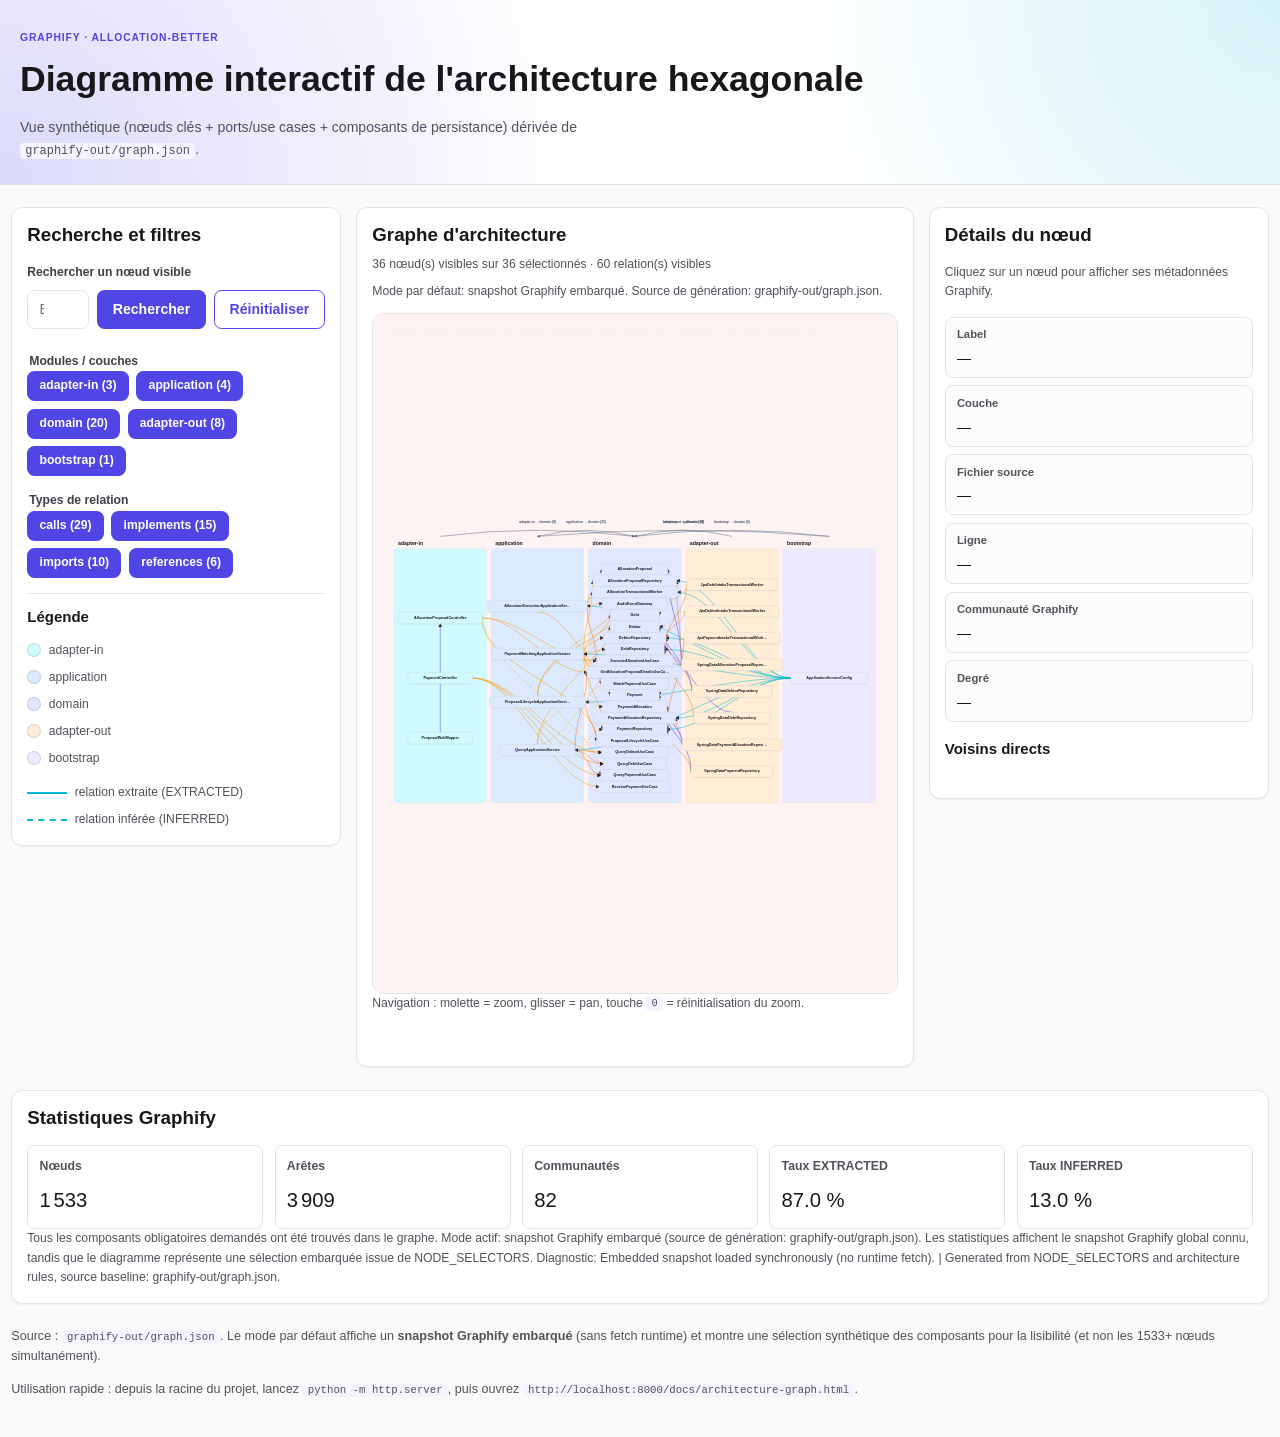
<file: docs/architecture-graph.html>
<!doctype html>
<html lang="fr">
  <head>
    <meta charset="UTF-8" />
    <meta name="viewport" content="width=device-width, initial-scale=1.0" />
    <title>Graphify - Diagramme d'architecture hexagonale</title>
    <meta
      name="description"
      content="Diagramme interactif de l'architecture hexagonale du projet allocation-better, construit à partir de graphify-out/graph.json."
    />
    <link rel="stylesheet" href="./architecture-graph.css" />
  </head>
  <body>
    <a class="skip-link" href="#contenu-principal">Aller au contenu principal</a>

    <header class="page-header" role="banner">
      <div class="header-content">
        <p class="overline">Graphify · allocation-better</p>
        <h1>Diagramme interactif de l'architecture hexagonale</h1>
        <p class="lede">
          Vue synthétique (nœuds clés + ports/use cases + composants de persistance)
          dérivée de <code>graphify-out/graph.json</code>.
        </p>
      </div>
    </header>

    <main id="contenu-principal" class="layout" role="main">
      <section class="panel panel-controls" aria-labelledby="titre-controles">
        <h2 id="titre-controles">Recherche et filtres</h2>

        <form id="search-form" class="control-block" novalidate>
          <label for="search-input">Rechercher un nœud visible</label>
          <div class="search-row">
            <input
              id="search-input"
              name="search"
              type="search"
              list="node-suggestions"
              placeholder="Ex. PaymentController"
              autocomplete="off"
              aria-describedby="search-feedback"
            />
            <button type="submit" class="btn btn-primary">Rechercher</button>
            <button id="reset-btn" type="button" class="btn btn-secondary">
              Réinitialiser
            </button>
          </div>
          <datalist id="node-suggestions"></datalist>
          <p id="search-feedback" class="helper-text" aria-live="polite"></p>
        </form>

        <fieldset class="control-block" aria-labelledby="legend-layers">
          <legend id="legend-layers">Modules / couches</legend>
          <div id="layer-filters" class="chips"></div>
        </fieldset>

        <fieldset class="control-block" aria-labelledby="legend-relations">
          <legend id="legend-relations">Types de relation</legend>
          <div id="relation-filters" class="chips chips-dense"></div>
        </fieldset>

        <section class="legend" aria-labelledby="legend-title">
          <h3 id="legend-title">Légende</h3>

          <ul class="legend-list">
            <li><span class="legend-dot legend-dot-adapter-in"></span>adapter-in</li>
            <li><span class="legend-dot legend-dot-application"></span>application</li>
            <li><span class="legend-dot legend-dot-domain"></span>domain</li>
            <li><span class="legend-dot legend-dot-adapter-out"></span>adapter-out</li>
            <li><span class="legend-dot legend-dot-bootstrap"></span>bootstrap</li>
          </ul>

          <ul class="legend-list legend-list-lines">
            <li>
              <span class="legend-line legend-line-extracted"></span>
              relation extraite (EXTRACTED)
            </li>
            <li>
              <span class="legend-line legend-line-inferred"></span>
              relation inférée (INFERRED)
            </li>
          </ul>
        </section>
      </section>

      <section class="panel panel-graph" aria-labelledby="titre-graphe">
        <div class="panel-head">
          <h2 id="titre-graphe">Graphe d'architecture</h2>
          <p id="selection-summary" class="helper-text" aria-live="polite"></p>
          <p id="snapshot-note" class="helper-text" aria-live="polite"></p>
        </div>

        <div class="canvas-shell">
          <p class="graph-static-note helper-text" data-static-note>
            Static SVG snapshot is visible immediately. Search and filters require JavaScript.
          </p>
          <svg
            id="graph-svg"
            viewBox="0 0 1800 1000"
            role="img"
            aria-labelledby="titre-graphe description-graphe"
            tabindex="0"
          >
            <title id="description-graphe">
              Diagramme interactif de l'architecture hexagonale avec zones, nœuds,
              relations dirigées et filtres.
            </title>
            <defs>
              <marker
                id="arrow-head"
                viewBox="0 0 12 12"
                refX="10"
                refY="6"
                markerWidth="7"
                markerHeight="7"
                orient="auto-start-reverse"
              >
                <path d="M 0 0 L 12 6 L 0 12 z" fill="currentColor"></path>
              </marker>

              <marker
                id="arrow-layer"
                viewBox="0 0 12 12"
                refX="10"
                refY="6"
                markerWidth="6"
                markerHeight="6"
                orient="auto-start-reverse"
              >
                <path d="M 0 0 L 12 6 L 0 12 z" fill="#64748b"></path>
              </marker>
            </defs>

            <g id="viewport">
              <g id="layer-zones">
                <g data-static-snapshot="true">
                  <rect class="zone-rect zone-adapter-in" x="72" y="86" width="318" height="866" rx="12" ry="12"></rect>
                  <text class="zone-label" x="88" y="72">adapter-in</text>
                </g>
                <g data-static-snapshot="true">
                  <rect class="zone-rect zone-application" x="406" y="86" width="318" height="866" rx="12" ry="12"></rect>
                  <text class="zone-label" x="422" y="72">application</text>
                </g>
                <g data-static-snapshot="true">
                  <rect class="zone-rect zone-domain" x="740" y="86" width="318" height="866" rx="12" ry="12"></rect>
                  <text class="zone-label" x="756" y="72">domain</text>
                </g>
                <g data-static-snapshot="true">
                  <rect class="zone-rect zone-adapter-out" x="1074" y="86" width="318" height="866" rx="12" ry="12"></rect>
                  <text class="zone-label" x="1090" y="72">adapter-out</text>
                </g>
                <g data-static-snapshot="true">
                  <rect class="zone-rect zone-bootstrap" x="1408" y="86" width="318" height="866" rx="12" ry="12"></rect>
                  <text class="zone-label" x="1424" y="72">bootstrap</text>
                </g>
              </g>
              <g id="layer-flows">
                <path class="layer-flow" data-static-snapshot="true" d="M 231 52 Q 398 18 565 52"></path>
                <path class="layer-flow" data-static-snapshot="true" d="M 565 52 Q 732 18 899 52"></path>
                <path class="layer-flow" data-static-snapshot="true" d="M 899 52 Q 1066 18 1233 52"></path>
                <path class="layer-flow" data-static-snapshot="true" d="M 1567 52 Q 1066 8 565 52"></path>
              </g>
              <g id="edge-layer">
                <path class="graph-edge" data-static-snapshot="true" stroke="#f59e0b" color="#f59e0b" d="M 320 240 C 410 240 470 180 560 180"></path>
                <path class="graph-edge" data-static-snapshot="true" stroke="#f59e0b" color="#f59e0b" d="M 320 240 C 410 240 470 250 560 250"></path>
                <path class="graph-edge" data-static-snapshot="true" stroke="#f59e0b" color="#f59e0b" d="M 320 240 C 410 240 470 320 560 320"></path>
                <path class="graph-edge" data-static-snapshot="true" stroke="#f59e0b" color="#f59e0b" d="M 320 390 C 410 390 470 460 560 460"></path>
                <path class="graph-edge is-inferred" data-static-snapshot="true" stroke="#4f46e5" color="#4f46e5" d="M 320 390 C 410 390 470 530 560 530"></path>
                <path class="graph-edge" data-static-snapshot="true" stroke="#f97316" color="#f97316" d="M 560 180 C 670 180 790 180 900 180"></path>
                <path class="graph-edge" data-static-snapshot="true" stroke="#f97316" color="#f97316" d="M 560 250 C 670 250 790 250 900 250"></path>
                <path class="graph-edge" data-static-snapshot="true" stroke="#f97316" color="#f97316" d="M 560 390 C 670 390 790 390 900 390"></path>
                <path class="graph-edge" data-static-snapshot="true" stroke="#f97316" color="#f97316" d="M 560 460 C 670 460 790 460 900 460"></path>
                <path class="graph-edge" data-static-snapshot="true" stroke="#f97316" color="#f97316" d="M 560 530 C 670 530 790 530 900 530"></path>
                <path class="graph-edge" data-static-snapshot="true" stroke="#f59e0b" color="#f59e0b" d="M 565 180 C 655 140 805 140 900 600"></path>
                <path class="graph-edge" data-static-snapshot="true" stroke="#f59e0b" color="#f59e0b" d="M 565 180 C 655 180 805 180 900 670"></path>
                <path class="graph-edge" data-static-snapshot="true" stroke="#f59e0b" color="#f59e0b" d="M 565 180 C 655 220 805 220 900 740"></path>
                <path class="graph-edge" data-static-snapshot="true" stroke="#f59e0b" color="#f59e0b" d="M 565 250 C 655 250 805 250 900 810"></path>
                <path class="graph-edge" data-static-snapshot="true" stroke="#f59e0b" color="#f59e0b" d="M 565 320 C 655 320 805 320 900 880"></path>
                <path class="graph-edge" data-static-snapshot="true" stroke="#f59e0b" color="#f59e0b" d="M 565 390 C 655 390 805 390 900 810"></path>
                <path class="graph-edge" data-static-snapshot="true" stroke="#f59e0b" color="#f59e0b" d="M 565 460 C 655 460 805 460 900 880"></path>
                <path class="graph-edge" data-static-snapshot="true" stroke="#f59e0b" color="#f59e0b" d="M 565 530 C 655 530 805 530 900 600"></path>
                <path class="graph-edge" data-static-snapshot="true" stroke="#f59e0b" color="#f59e0b" d="M 565 530 C 655 530 805 530 900 670"></path>
                <path class="graph-edge" data-static-snapshot="true" stroke="#f59e0b" color="#f59e0b" d="M 900 180 C 985 180 1145 180 1233 180"></path>
                <path class="graph-edge" data-static-snapshot="true" stroke="#f59e0b" color="#f59e0b" d="M 900 180 C 985 220 1145 220 1233 250"></path>
                <path class="graph-edge" data-static-snapshot="true" stroke="#f59e0b" color="#f59e0b" d="M 900 180 C 985 260 1145 260 1233 320"></path>
                <path class="graph-edge" data-static-snapshot="true" stroke="#f59e0b" color="#f59e0b" d="M 900 250 C 985 250 1145 250 1233 390"></path>
                <path class="graph-edge" data-static-snapshot="true" stroke="#f59e0b" color="#f59e0b" d="M 900 320 C 985 320 1145 320 1233 460"></path>
                <path class="graph-edge" data-static-snapshot="true" stroke="#f59e0b" color="#f59e0b" d="M 900 460 C 985 460 1145 460 1233 530"></path>
                <path class="graph-edge" data-static-snapshot="true" stroke="#06b6d4" color="#06b6d4" d="M 1567 220 C 1460 220 1340 220 1233 180"></path>
                <path class="graph-edge" data-static-snapshot="true" stroke="#06b6d4" color="#06b6d4" d="M 1567 220 C 1460 220 1340 220 1233 250"></path>
                <path class="graph-edge" data-static-snapshot="true" stroke="#06b6d4" color="#06b6d4" d="M 1567 220 C 1460 220 1340 220 1233 320"></path>
                <path class="graph-edge" data-static-snapshot="true" stroke="#06b6d4" color="#06b6d4" d="M 1567 220 C 1460 260 1340 260 1233 390"></path>
                <path class="graph-edge" data-static-snapshot="true" stroke="#06b6d4" color="#06b6d4" d="M 1567 220 C 1460 300 1340 300 1233 460"></path>
                <path class="graph-edge" data-static-snapshot="true" stroke="#06b6d4" color="#06b6d4" d="M 1567 220 C 1460 340 1340 340 1233 530"></path>
              </g>
              <g id="node-layer">
                <g class="graph-node layer-adapter-in" data-static-snapshot="true" transform="translate(231 240)">
                  <rect x="-110" y="-20" width="220" height="40" rx="9" ry="9"></rect>
                  <text text-anchor="middle" dominant-baseline="middle">PaymentController</text>
                </g>
                <g class="graph-node layer-adapter-in" data-static-snapshot="true" transform="translate(231 390)">
                  <rect x="-125" y="-20" width="250" height="40" rx="9" ry="9"></rect>
                  <text text-anchor="middle" dominant-baseline="middle">AllocationProposalController</text>
                </g>

                <g class="graph-node layer-application" data-static-snapshot="true" transform="translate(565 180)">
                  <rect x="-155" y="-20" width="310" height="40" rx="9" ry="9"></rect>
                  <text text-anchor="middle" dominant-baseline="middle">PaymentMatchingApplicationService</text>
                </g>
                <g class="graph-node layer-application" data-static-snapshot="true" transform="translate(565 250)">
                  <rect x="-145" y="-20" width="290" height="40" rx="9" ry="9"></rect>
                  <text text-anchor="middle" dominant-baseline="middle">ProposalLifecycleApplicationService</text>
                </g>
                <g class="graph-node layer-application" data-static-snapshot="true" transform="translate(565 320)">
                  <rect x="-148" y="-20" width="296" height="40" rx="9" ry="9"></rect>
                  <text text-anchor="middle" dominant-baseline="middle">AllocationExecutionApplicationService</text>
                </g>
                <g class="graph-node layer-application" data-static-snapshot="true" transform="translate(565 390)">
                  <rect x="-113" y="-20" width="226" height="40" rx="9" ry="9"></rect>
                  <text text-anchor="middle" dominant-baseline="middle">QueryApplicationService</text>
                </g>
                <g class="graph-node layer-application" data-static-snapshot="true" transform="translate(565 460)">
                  <rect x="-102" y="-20" width="204" height="40" rx="9" ry="9"></rect>
                  <text text-anchor="middle" dominant-baseline="middle">ProposalLifecycleUseCase</text>
                </g>
                <g class="graph-node layer-application" data-static-snapshot="true" transform="translate(565 530)">
                  <rect x="-96" y="-20" width="192" height="40" rx="9" ry="9"></rect>
                  <text text-anchor="middle" dominant-baseline="middle">ExecuteAllocationUseCase</text>
                </g>

                <g class="graph-node layer-domain" data-static-snapshot="true" transform="translate(900 180)">
                  <rect x="-78" y="-20" width="156" height="40" rx="9" ry="9"></rect>
                  <text text-anchor="middle" dominant-baseline="middle">MatchPaymentUseCase</text>
                </g>
                <g class="graph-node layer-domain" data-static-snapshot="true" transform="translate(900 250)">
                  <rect x="-74" y="-20" width="148" height="40" rx="9" ry="9"></rect>
                  <text text-anchor="middle" dominant-baseline="middle">QueryPaymentUseCase</text>
                </g>
                <g class="graph-node layer-domain" data-static-snapshot="true" transform="translate(900 320)">
                  <rect x="-74" y="-20" width="148" height="40" rx="9" ry="9"></rect>
                  <text text-anchor="middle" dominant-baseline="middle">QueryDebtUseCase</text>
                </g>
                <g class="graph-node layer-domain" data-static-snapshot="true" transform="translate(900 390)">
                  <rect x="-78" y="-20" width="156" height="40" rx="9" ry="9"></rect>
                  <text text-anchor="middle" dominant-baseline="middle">QueryDebtorUseCase</text>
                </g>
                <g class="graph-node layer-domain" data-static-snapshot="true" transform="translate(900 460)">
                  <rect x="-130" y="-20" width="260" height="40" rx="9" ry="9"></rect>
                  <text text-anchor="middle" dominant-baseline="middle">GetAllocationProposalDetailsUseCase</text>
                </g>
                <g class="graph-node layer-domain" data-static-snapshot="true" transform="translate(900 530)">
                  <rect x="-78" y="-20" width="156" height="40" rx="9" ry="9"></rect>
                  <text text-anchor="middle" dominant-baseline="middle">ReceivePaymentUseCase</text>
                </g>
                <g class="graph-node layer-domain" data-static-snapshot="true" transform="translate(900 600)">
                  <rect x="-48" y="-20" width="96" height="40" rx="9" ry="9"></rect>
                  <text text-anchor="middle" dominant-baseline="middle">Payment</text>
                </g>
                <g class="graph-node layer-domain" data-static-snapshot="true" transform="translate(900 670)">
                  <rect x="-36" y="-20" width="72" height="40" rx="9" ry="9"></rect>
                  <text text-anchor="middle" dominant-baseline="middle">Debt</text>
                </g>
                <g class="graph-node layer-domain" data-static-snapshot="true" transform="translate(900 740)">
                  <rect x="-45" y="-20" width="90" height="40" rx="9" ry="9"></rect>
                  <text text-anchor="middle" dominant-baseline="middle">Debtor</text>
                </g>
                <g class="graph-node layer-domain" data-static-snapshot="true" transform="translate(900 810)">
                  <rect x="-72" y="-20" width="144" height="40" rx="9" ry="9"></rect>
                  <text text-anchor="middle" dominant-baseline="middle">AllocationProposal</text>
                </g>
                <g class="graph-node layer-domain" data-static-snapshot="true" transform="translate(900 880)">
                  <rect x="-68" y="-20" width="136" height="40" rx="9" ry="9"></rect>
                  <text text-anchor="middle" dominant-baseline="middle">PaymentAllocation</text>
                </g>

                <g class="graph-node layer-adapter-out" data-static-snapshot="true" transform="translate(1233 180)">
                  <rect x="-82" y="-20" width="164" height="40" rx="9" ry="9"></rect>
                  <text text-anchor="middle" dominant-baseline="middle">PaymentRepository</text>
                </g>
                <g class="graph-node layer-adapter-out" data-static-snapshot="true" transform="translate(1233 250)">
                  <rect x="-70" y="-20" width="140" height="40" rx="9" ry="9"></rect>
                  <text text-anchor="middle" dominant-baseline="middle">DebtRepository</text>
                </g>
                <g class="graph-node layer-adapter-out" data-static-snapshot="true" transform="translate(1233 320)">
                  <rect x="-75" y="-20" width="150" height="40" rx="9" ry="9"></rect>
                  <text text-anchor="middle" dominant-baseline="middle">DebtorRepository</text>
                </g>
                <g class="graph-node layer-adapter-out" data-static-snapshot="true" transform="translate(1233 390)">
                  <rect x="-102" y="-20" width="204" height="40" rx="9" ry="9"></rect>
                  <text text-anchor="middle" dominant-baseline="middle">AllocationProposalRepository</text>
                </g>
                <g class="graph-node layer-adapter-out" data-static-snapshot="true" transform="translate(1233 460)">
                  <rect x="-100" y="-20" width="200" height="40" rx="9" ry="9"></rect>
                  <text text-anchor="middle" dominant-baseline="middle">PaymentAllocationRepository</text>
                </g>
                <g class="graph-node layer-adapter-out" data-static-snapshot="true" transform="translate(1233 530)">
                  <rect x="-108" y="-20" width="216" height="40" rx="9" ry="9"></rect>
                  <text text-anchor="middle" dominant-baseline="middle">AllocationTransactionalWorker</text>
                </g>

                <g class="graph-node layer-bootstrap" data-static-snapshot="true" transform="translate(1567 220)">
                  <rect x="-100" y="-20" width="200" height="40" rx="9" ry="9"></rect>
                  <text text-anchor="middle" dominant-baseline="middle">ApplicationServiceConfig</text>
                </g>
              </g>
            </g>
          </svg>

          <noscript>
            <p class="noscript-note">
              JavaScript is disabled. The static architecture snapshot remains visible,
              but search, filters, zoom and node details are unavailable.
            </p>
          </noscript>

          <div id="graph-loading" class="overlay" hidden>Chargement du graphe…</div>
          <div id="graph-error" class="overlay overlay-error" hidden></div>
        </div>

        <p class="helper-text">
          Navigation&nbsp;: molette = zoom, glisser = pan, touche <kbd>0</kbd> =
          réinitialisation du zoom.
        </p>
      </section>

      <aside class="panel panel-details" aria-labelledby="titre-details">
        <h2 id="titre-details">Détails du nœud</h2>

        <p id="details-empty" class="helper-text">
          Cliquez sur un nœud pour afficher ses métadonnées Graphify.
        </p>

        <dl id="details-list" class="details-list" hidden>
          <div>
            <dt>Label</dt>
            <dd id="detail-label">—</dd>
          </div>
          <div>
            <dt>Couche</dt>
            <dd id="detail-layer">—</dd>
          </div>
          <div>
            <dt>Fichier source</dt>
            <dd id="detail-source">—</dd>
          </div>
          <div>
            <dt>Ligne</dt>
            <dd id="detail-line">—</dd>
          </div>
          <div>
            <dt>Communauté Graphify</dt>
            <dd id="detail-community">—</dd>
          </div>
          <div>
            <dt>Degré</dt>
            <dd id="detail-degree">—</dd>
          </div>
        </dl>

        <h3>Voisins directs</h3>
        <ul id="neighbor-list" class="neighbor-list" aria-live="polite"></ul>
      </aside>
    </main>

    <section class="panel stats-panel" aria-labelledby="titre-stats">
      <h2 id="titre-stats">Statistiques Graphify</h2>

      <div class="stats-grid">
        <article class="stat-card">
          <h3>Nœuds</h3>
          <p id="stat-nodes">—</p>
        </article>
        <article class="stat-card">
          <h3>Arêtes</h3>
          <p id="stat-edges">—</p>
        </article>
        <article class="stat-card">
          <h3>Communautés</h3>
          <p id="stat-communities">—</p>
        </article>
        <article class="stat-card">
          <h3>Taux EXTRACTED</h3>
          <p id="stat-extracted">—</p>
        </article>
        <article class="stat-card">
          <h3>Taux INFERRED</h3>
          <p id="stat-inferred">—</p>
        </article>
      </div>

      <p id="stats-note" class="helper-text"></p>
    </section>

    <footer class="page-footer" role="contentinfo">
      <p>
        Source&nbsp;: <code>graphify-out/graph.json</code>. Le mode par défaut affiche
        un <strong>snapshot Graphify embarqué</strong> (sans fetch runtime) et montre une
        sélection synthétique des composants pour la lisibilité (et non les 1533+
        nœuds simultanément).
      </p>
      <p>
        Utilisation rapide&nbsp;: depuis la racine du projet, lancez
        <code>python -m http.server</code>, puis ouvrez
        <code>http://localhost:8000/docs/architecture-graph.html</code>.
      </p>
    </footer>

    <script type="module" src="./architecture-graph.js?v=4"></script>
  </body>
</html>
</file>
<file: docs/architecture-graph.css>
:root {
  /* Colors (DESIGN.md) */
  --color-primary: #4f46e5;
  --color-primary-strong: #4338ca;
  --color-secondary: #06b6d4;
  --color-tertiary: #f97316;
  --color-background: #fafafa;
  --color-surface: #ffffff;
  --color-success: #22c55e;
  --color-warning: #f59e0b;
  --color-error: #ef4444;
  --color-info: #4f46e5;

  --color-text: #18181b;
  --color-text-muted: #52525b;
  --color-border: #e4e4e7;
  --color-border-strong: #d4d4d8;
  --color-surface-soft: #f4f4f5;

  /* Layer colors */
  --layer-adapter-in: #cffafe;
  --layer-application: #dbeafe;
  --layer-domain: #e0e7ff;
  --layer-adapter-out: #ffedd5;
  --layer-bootstrap: #ede9fe;
  --layer-other: #e5e7eb;

  /* Typography (DESIGN.md) */
  --font-headline: "Segoe UI", "Avenir Next", "Helvetica Neue", Arial, sans-serif;
  --font-body: "Inter", "Segoe UI", Roboto, "Helvetica Neue", Arial, sans-serif;
  --font-mono: "SFMono-Regular", Menlo, Monaco, Consolas, "Liberation Mono", monospace;

  --text-headline-size: clamp(1.9rem, 3vw, 2.375rem);
  --text-headline-weight: 700;
  --text-headline-line-height: 1.2;

  --text-subhead-size: 1.25rem;
  --text-subhead-weight: 600;
  --text-subhead-line-height: 1.3;

  --text-body-size: 0.9375rem;
  --text-body-line-height: 1.6;
  --text-caption-size: 0.75rem;
  --text-overline-size: 0.6875rem;

  /* Spacing (DESIGN.md) */
  --space-0: 0;
  --space-1: 0.25rem;
  --space-2: 0.5rem;
  --space-3: 0.75rem;
  --space-4: 1rem;
  --space-5: 1.25rem;
  --space-6: 1.5rem;
  --space-8: 2rem;
  --space-10: 2.5rem;
  --space-12: 3rem;

  --radius-sm: 0.25rem;
  --radius-md: 0.5rem;
  --radius-lg: 0.75rem;
  --radius-full: 9999px;

  --shadow-subtle: 0 1px 2px rgba(24, 24, 27, 0.05);
  --shadow-medium:
    0 4px 6px -1px rgba(24, 24, 27, 0.07),
    0 2px 4px -2px rgba(24, 24, 27, 0.05);
}

* {
  box-sizing: border-box;
}

html,
body {
  margin: var(--space-0);
  padding: var(--space-0);
  background: var(--color-background);
  color: var(--color-text);
  font-family: var(--font-body);
  font-size: var(--text-body-size);
  line-height: var(--text-body-line-height);
}

body {
  min-width: 320px;
}

.skip-link {
  position: absolute;
  left: -9999px;
  top: var(--space-2);
  padding: var(--space-2) var(--space-3);
  border-radius: var(--radius-sm);
  background: var(--color-text);
  color: var(--color-surface);
  z-index: 1000;
}

.skip-link:focus {
  left: var(--space-3);
}

.page-header {
  background:
    radial-gradient(circle at 100% 0, rgba(6, 182, 212, 0.16), transparent 38%),
    radial-gradient(circle at 0 100%, rgba(79, 70, 229, 0.2), transparent 45%),
    var(--color-surface);
  border-bottom: 1px solid var(--color-border);
}

.header-content {
  width: min(1240px, 100% - var(--space-6));
  margin-inline: auto;
  padding: var(--space-8) var(--space-0) var(--space-6);
}

.overline {
  margin: var(--space-0);
  font-size: var(--text-overline-size);
  font-weight: 700;
  letter-spacing: 0.09em;
  text-transform: uppercase;
  color: var(--color-primary);
}

h1,
h2,
h3 {
  margin: var(--space-0);
  font-family: var(--font-headline);
}

h1 {
  margin-top: var(--space-3);
  font-size: var(--text-headline-size);
  font-weight: var(--text-headline-weight);
  line-height: var(--text-headline-line-height);
}

h2 {
  font-size: var(--text-subhead-size);
  font-weight: var(--text-subhead-weight);
  line-height: var(--text-subhead-line-height);
}

h3 {
  font-size: 1rem;
  font-weight: 600;
}

.lede {
  margin: var(--space-4) 0 0;
  max-width: 75ch;
  color: var(--color-text-muted);
}

.layout {
  width: min(1600px, 100% - var(--space-6));
  margin: var(--space-6) auto;
  display: grid;
  gap: var(--space-4);
}

.panel {
  background: var(--color-surface);
  border: 1px solid var(--color-border);
  border-radius: var(--radius-lg);
  box-shadow: var(--shadow-subtle);
  padding: var(--space-4);
}

.panel-controls,
.panel-details {
  display: flex;
  flex-direction: column;
  gap: var(--space-4);
}

.panel-head {
  display: flex;
  flex-direction: column;
  gap: var(--space-2);
  margin-bottom: var(--space-3);
}

.control-block {
  display: flex;
  flex-direction: column;
  gap: var(--space-2);
  margin: var(--space-0);
  padding: var(--space-0);
  border: 0;
}

label,
legend {
  font-size: 0.8125rem;
  font-weight: 600;
  color: #3f3f46;
}

input[type="search"] {
  width: 100%;
  min-height: 38px;
  padding: var(--space-2) var(--space-3);
  border-radius: var(--radius-md);
  border: 1px solid var(--color-border);
  background: var(--color-surface);
  color: var(--color-text);
  font: inherit;
}

input[type="search"]:focus-visible {
  border-color: var(--color-primary);
  outline: 3px solid rgba(79, 70, 229, 0.12);
  outline-offset: 0;
}

.search-row {
  display: grid;
  grid-template-columns: 1fr;
  gap: var(--space-2);
}

.btn {
  min-height: 38px;
  border-radius: var(--radius-md);
  border: 1px solid transparent;
  padding: var(--space-2) var(--space-4);
  font: inherit;
  font-weight: 600;
  cursor: pointer;
}

.btn:focus-visible {
  outline: 3px solid rgba(79, 70, 229, 0.15);
  outline-offset: 1px;
}

.btn-primary {
  background: var(--color-primary);
  color: var(--color-surface);
}

.btn-primary:hover {
  background: var(--color-primary-strong);
}

.btn-secondary {
  border-color: var(--color-primary);
  color: var(--color-primary);
  background: transparent;
}

.btn-secondary:hover {
  background: #eef2ff;
}

.helper-text {
  margin: var(--space-0);
  color: var(--color-text-muted);
  font-size: 0.8125rem;
}

.chips {
  display: flex;
  flex-wrap: wrap;
  gap: var(--space-2);
}

.chips-dense {
  max-height: 210px;
  overflow: auto;
  padding-right: var(--space-1);
}

.filter-chip {
  position: relative;
  display: inline-flex;
}

.filter-chip input {
  position: absolute;
  opacity: 0;
  inset: 0;
}

.filter-chip span {
  display: inline-flex;
  align-items: center;
  min-height: 30px;
  border: 1px solid var(--color-border);
  border-radius: var(--radius-md);
  padding: 0 var(--space-3);
  background: var(--color-surface);
  color: var(--color-text-muted);
  font-size: 0.8125rem;
  transition: all 150ms ease;
}

.filter-chip input:focus-visible + span {
  outline: 2px solid rgba(79, 70, 229, 0.2);
  outline-offset: 1px;
}

.filter-chip input:checked + span {
  background: var(--color-primary);
  border-color: transparent;
  color: var(--color-surface);
}

.legend {
  border-top: 1px solid var(--color-border);
  padding-top: var(--space-3);
}

.legend-list {
  margin: var(--space-3) 0 0;
  padding: 0;
  list-style: none;
  display: grid;
  gap: var(--space-2);
}

.legend-list-lines {
  margin-top: var(--space-4);
}

.legend-list li {
  display: flex;
  align-items: center;
  gap: var(--space-2);
  font-size: 0.8125rem;
  color: var(--color-text-muted);
}

.legend-dot {
  width: 14px;
  height: 14px;
  border-radius: var(--radius-full);
  border: 1px solid rgba(24, 24, 27, 0.12);
}

.legend-dot-adapter-in {
  background: var(--layer-adapter-in);
}

.legend-dot-application {
  background: var(--layer-application);
}

.legend-dot-domain {
  background: var(--layer-domain);
}

.legend-dot-adapter-out {
  background: var(--layer-adapter-out);
}

.legend-dot-bootstrap {
  background: var(--layer-bootstrap);
}

.legend-line {
  width: 40px;
  height: 0;
  border-top: 2px solid var(--color-secondary);
}

.legend-line-inferred {
  border-top-style: dashed;
}

.canvas-shell {
  position: relative;
  border: 1px solid var(--color-border);
  border-radius: var(--radius-lg);
  background:
    radial-gradient(circle at top right, rgba(6, 182, 212, 0.08), transparent 35%),
    var(--color-surface);
  overflow: hidden;
}

.graph-static-note {
  margin: var(--space-3) var(--space-4) 0;
}

#graph-svg {
  position: relative;
  z-index: 1;
  width: 100%;
  min-height: 430px;
  height: min(72vh, 780px);
  display: block;
  cursor: grab;
  opacity: 1;
}

#graph-svg.is-dragging {
  cursor: grabbing;
}

.overlay {
  position: absolute;
  inset: 0;
  display: grid;
  place-items: center;
  text-align: center;
  background: rgba(250, 250, 250, 0.82);
  color: var(--color-text);
  font-weight: 600;
  padding: var(--space-4);
}

.overlay-error {
  color: #7f1d1d;
  background: rgba(254, 242, 242, 0.92);
}

.noscript-note {
  margin: 0 var(--space-4) var(--space-4);
  padding: var(--space-3);
  border: 1px dashed var(--color-border-strong);
  border-radius: var(--radius-md);
  background: var(--color-surface-soft);
  color: var(--color-text-muted);
  font-size: 0.8125rem;
}

.zone-rect {
  stroke: rgba(24, 24, 27, 0.1);
  stroke-width: 1;
}

.zone-adapter-in {
  fill: var(--layer-adapter-in);
}

.zone-application {
  fill: var(--layer-application);
}

.zone-domain {
  fill: var(--layer-domain);
}

.zone-adapter-out {
  fill: var(--layer-adapter-out);
}

.zone-bootstrap {
  fill: var(--layer-bootstrap);
}

.zone-label {
  font-family: var(--font-headline);
  font-size: 18px;
  font-weight: 700;
  fill: var(--color-text);
}

.zone-muted {
  opacity: 0.25;
}

.layer-flow {
  fill: none;
  stroke: #64748b;
  stroke-width: 1.8;
  marker-end: url(#arrow-layer);
}

.layer-flow-label {
  font-size: 11px;
  font-weight: 600;
  fill: #475569;
}

.graph-edge {
  fill: none;
  stroke-width: 1.9;
  marker-end: url(#arrow-head);
  opacity: 0.9;
}

.graph-edge.is-inferred {
  stroke-dasharray: 6 6;
}

.graph-node {
  cursor: pointer;
}

.graph-node rect {
  fill: var(--color-surface);
  stroke: var(--color-border-strong);
  stroke-width: 1.2;
  filter: drop-shadow(0 1px 1px rgba(24, 24, 27, 0.07));
}

.graph-node text {
  fill: var(--color-text);
  font-size: 13px;
  font-weight: 600;
}

.graph-node.layer-adapter-in rect {
  fill: var(--layer-adapter-in);
}

.graph-node.layer-application rect {
  fill: var(--layer-application);
}

.graph-node.layer-domain rect {
  fill: var(--layer-domain);
}

.graph-node.layer-adapter-out rect {
  fill: var(--layer-adapter-out);
}

.graph-node.layer-bootstrap rect {
  fill: var(--layer-bootstrap);
}

.graph-node.layer-other rect {
  fill: var(--layer-other);
}

.graph-node.is-selected rect {
  stroke: var(--color-tertiary);
  stroke-width: 2.4;
}

.graph-node:focus-visible rect {
  stroke: var(--color-primary);
  stroke-width: 2.4;
}

.details-list {
  margin: var(--space-0);
  padding: var(--space-0);
  display: grid;
  gap: var(--space-2);
}

.details-list div {
  border: 1px solid var(--color-border);
  border-radius: var(--radius-md);
  padding: var(--space-2) var(--space-3);
  background: #fcfcfc;
}

.details-list dt {
  margin: 0;
  font-size: var(--text-caption-size);
  color: var(--color-text-muted);
  font-weight: 600;
}

.details-list dd {
  margin: var(--space-1) 0 0;
  font-weight: 500;
  overflow-wrap: anywhere;
}

code,
kbd {
  font-family: var(--font-mono);
  font-size: 0.85em;
  background: #f5f3ff;
  border-radius: var(--radius-sm);
  padding: 0.08rem 0.35rem;
}

.neighbor-list {
  margin: var(--space-2) 0 0;
  padding-left: 1.15rem;
  display: grid;
  gap: var(--space-2);
  max-height: 340px;
  overflow: auto;
}

.neighbor-list li {
  color: var(--color-text-muted);
  font-size: 0.84rem;
}

.neighbor-list strong {
  color: var(--color-text);
}

.stats-panel {
  width: min(1600px, 100% - var(--space-6));
  margin: var(--space-4) auto var(--space-6);
}

.stats-grid {
  margin-top: var(--space-4);
  display: grid;
  gap: var(--space-3);
  grid-template-columns: repeat(auto-fit, minmax(160px, 1fr));
}

.stat-card {
  border: 1px solid var(--color-border);
  border-radius: var(--radius-md);
  padding: var(--space-3);
  background: var(--color-surface);
}

.stat-card h3 {
  font-family: var(--font-body);
  font-size: 0.82rem;
  color: var(--color-text-muted);
}

.stat-card p {
  margin: var(--space-2) 0 0;
  font-family: var(--font-headline);
  font-size: 1.35rem;
  color: var(--color-text);
}

.page-footer {
  width: min(1600px, 100% - var(--space-6));
  margin: 0 auto var(--space-10);
  color: var(--color-text-muted);
  font-size: 0.84rem;
}

@media (min-width: 680px) {
  .search-row {
    grid-template-columns: 1fr auto auto;
  }
}

@media (min-width: 1180px) {
  .layout {
    grid-template-columns: minmax(290px, 330px) minmax(0, 1fr) minmax(290px, 340px);
    align-items: start;
  }

  .panel-graph {
    min-height: 860px;
  }
}
</file>
